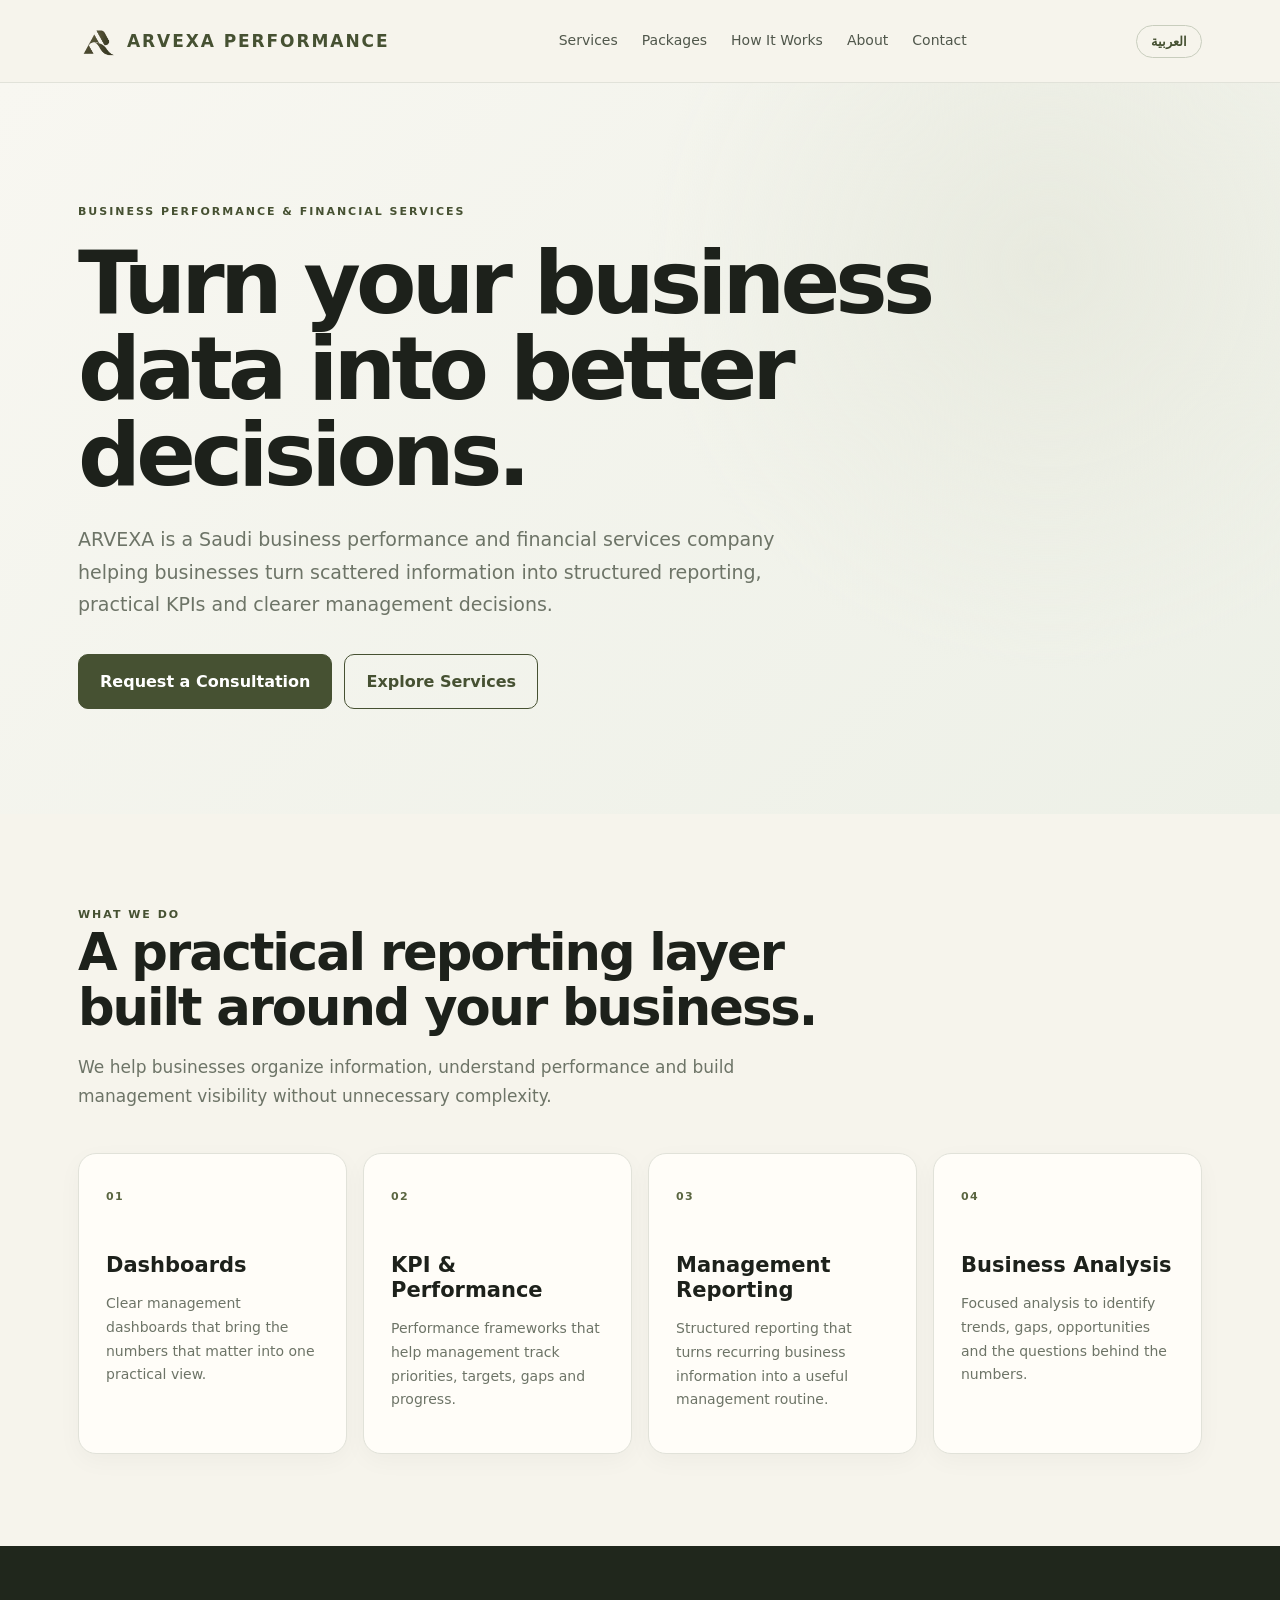
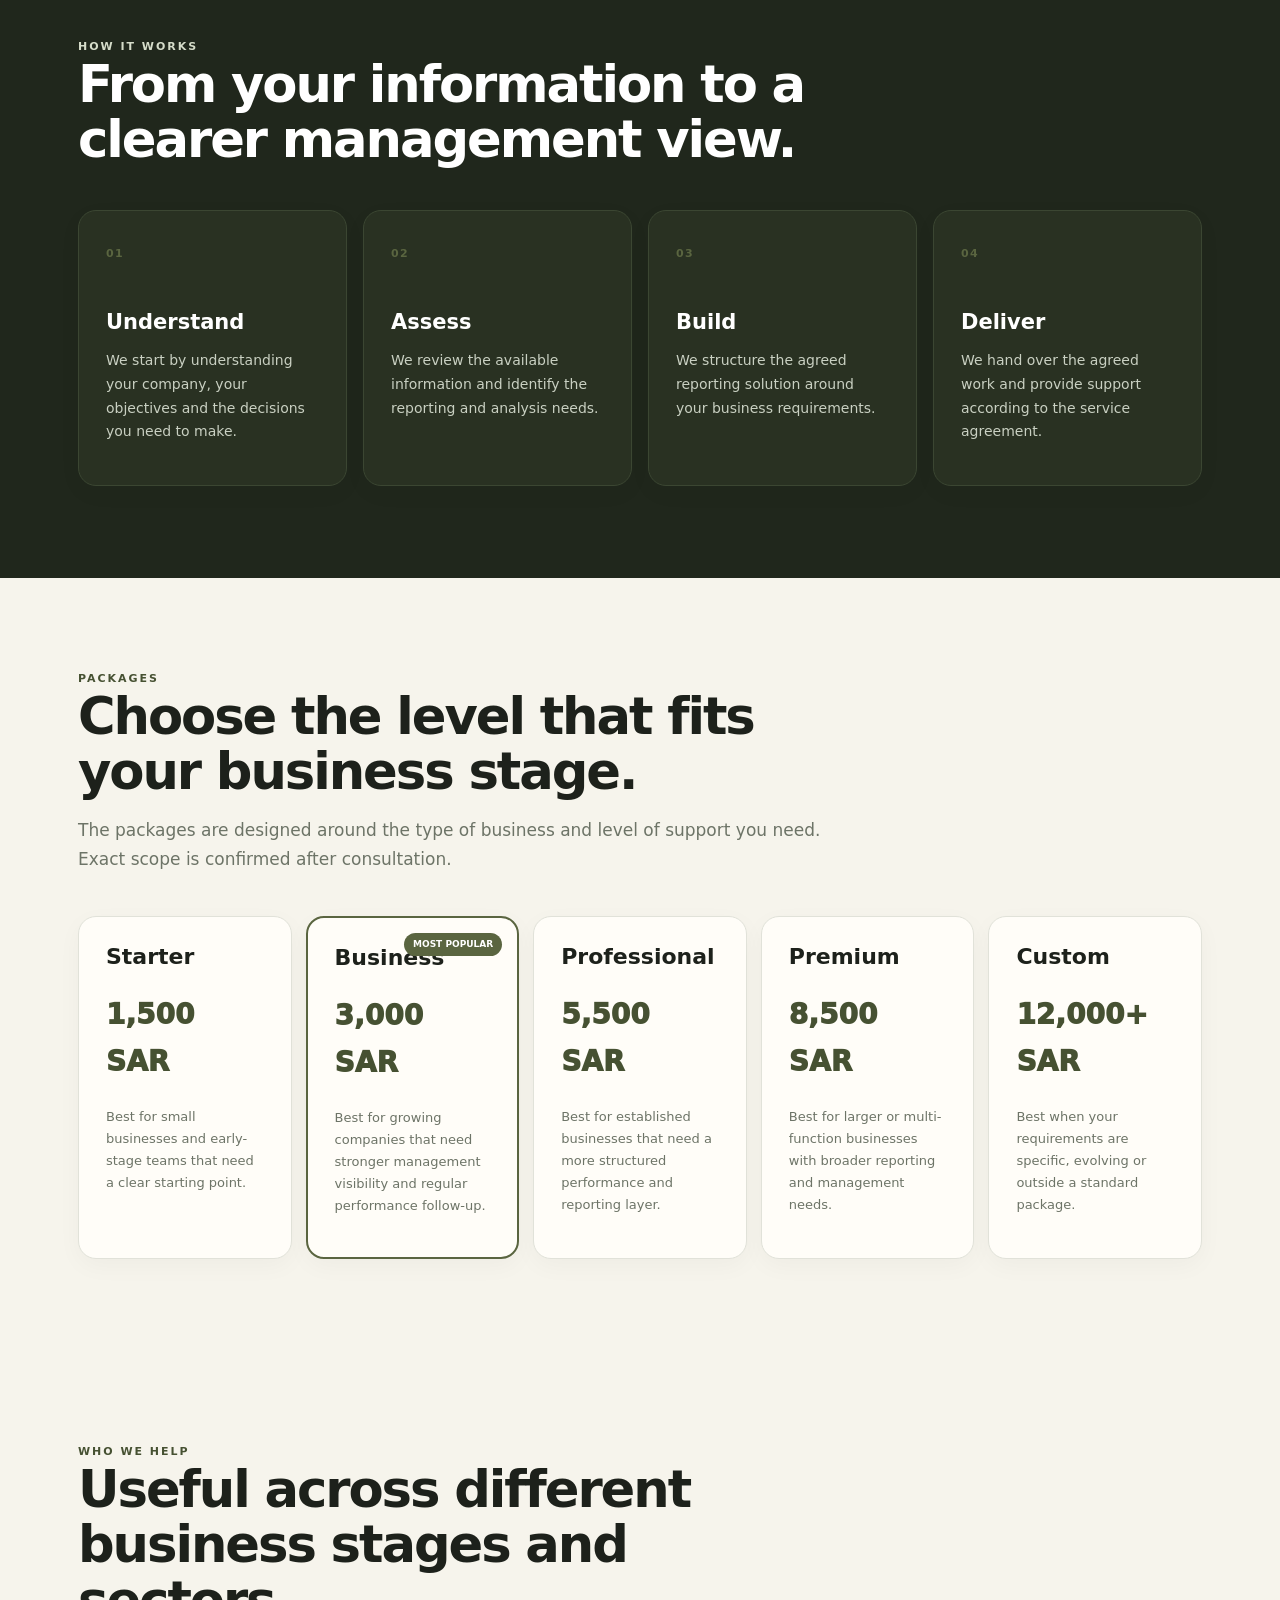
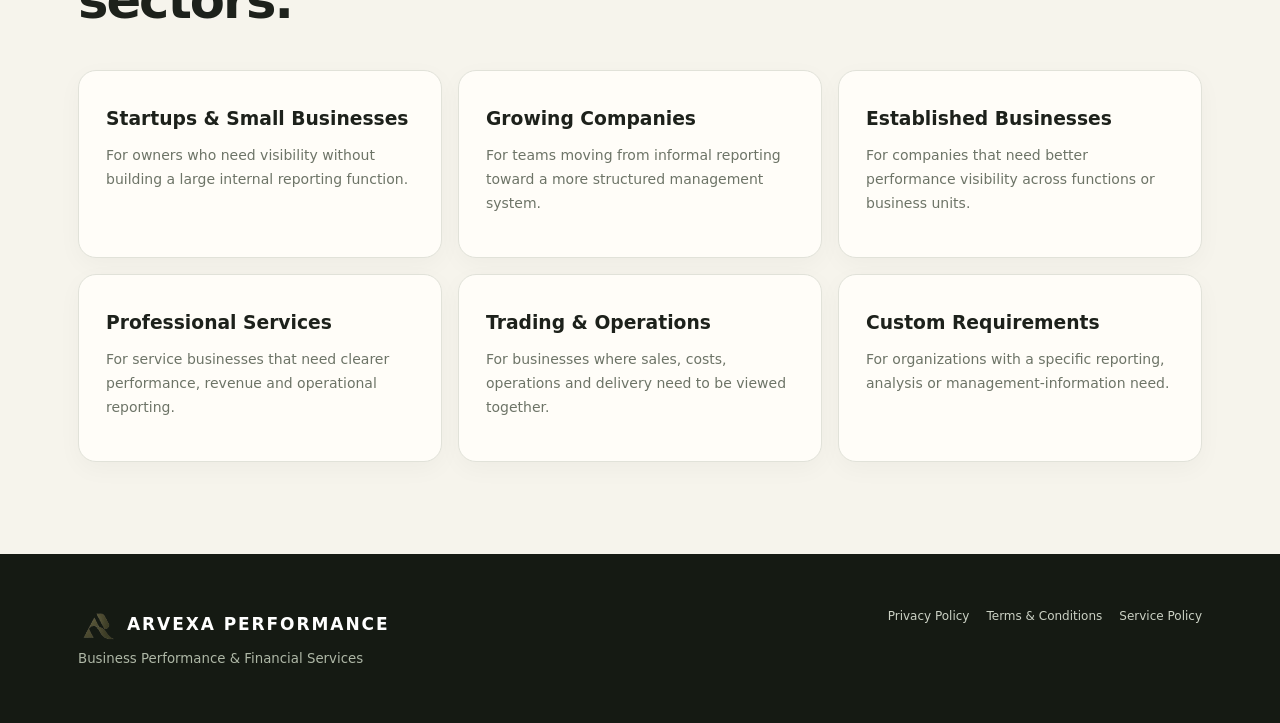
<file: index.html>
<!doctype html><html lang="en" dir="ltr"><head><meta charset="utf-8"><meta name="viewport" content="width=device-width,initial-scale=1"><title>ARVEXA Performance</title><meta name="description" content="ARVEXA is a Saudi business performance and financial services company providing dashboards, KPI systems, management reporting and business analysis."><link rel="stylesheet" href="styles.css"></head><body>
<header class="site-header"><div class="container nav"><a class="brand" href="index.html"><img src="assets/arvexa-monogram.png" alt="ARVEXA logo"><span>ARVEXA PERFORMANCE</span></a><nav class="nav-links"><a href="services.html" data-i18n="navServices">Services</a><a href="packages.html" data-i18n="navPackages">Packages</a><a href="how-it-works.html" data-i18n="navHow">How It Works</a><a href="about.html" data-i18n="navAbout">About</a><a href="contact.html" data-i18n="navContact">Contact</a></nav><button class="lang" data-lang onclick="toggleLang()">العربية</button><button class="menu" onclick="toggleMenu()">☰</button></div><div class="mobile-panel"><div class="container"><a href="services.html" data-i18n="navServices">Services</a><a href="packages.html" data-i18n="navPackages">Packages</a><a href="how-it-works.html" data-i18n="navHow">How It Works</a><a href="about.html" data-i18n="navAbout">About</a><a href="contact.html" data-i18n="navContact">Contact</a></div></div></header>
<main><section class="hero"><div class="container"><div class="eyebrow" data-i18n="heroEyebrow">BUSINESS PERFORMANCE & FINANCIAL SERVICES</div><h1 data-i18n="heroTitle">Turn your business data into better decisions.</h1><p data-i18n="heroText">ARVEXA is a Saudi business performance and financial services company helping businesses turn scattered information into structured reporting, practical KPIs and clearer management decisions.</p><div class="actions"><a class="btn primary" href="contact.html" data-i18n="cta">Request a Consultation</a><a class="btn secondary" href="services.html" data-i18n="explore">Explore Services</a></div></div></section>
<section><div class="container"><div class="section-head"><div class="eyebrow" data-i18n="servicesEyebrow">WHAT WE DO</div><h2 data-i18n="servicesTitle">A practical reporting layer built around your business.</h2><p data-i18n="servicesIntro">We help businesses organize information, understand performance and build management visibility without unnecessary complexity.</p></div><div class="grid4"><article class="service-card"><span class="num">01</span><h3 data-i18n="s1">Dashboards</h3><p data-i18n="s1p">Clear management dashboards that bring the numbers that matter into one practical view.</p></article><article class="service-card"><span class="num">02</span><h3 data-i18n="s2">KPI & Performance</h3><p data-i18n="s2p">Performance frameworks that help management track priorities, targets, gaps and progress.</p></article><article class="service-card"><span class="num">03</span><h3 data-i18n="s3">Management Reporting</h3><p data-i18n="s3p">Structured reporting that turns recurring business information into a useful management routine.</p></article><article class="service-card"><span class="num">04</span><h3 data-i18n="s4">Business Analysis</h3><p data-i18n="s4p">Focused analysis to identify trends, gaps, opportunities and the questions behind the numbers.</p></article></div></div></section>
<section class="olive-section"><div class="container"><div class="section-head"><div class="eyebrow" data-i18n="processEyebrow">HOW IT WORKS</div><h2 data-i18n="processTitle">From your information to a clearer management view.</h2></div><div class="grid4 steps"><article class="service-card"><span class="num">01</span><h3 data-i18n="p1">Understand</h3><p data-i18n="p1p">We start by understanding your company, your objectives and the decisions you need to make.</p></article><article class="service-card"><span class="num">02</span><h3 data-i18n="p2">Assess</h3><p data-i18n="p2p">We review the available information and identify the reporting and analysis needs.</p></article><article class="service-card"><span class="num">03</span><h3 data-i18n="p3">Build</h3><p data-i18n="p3p">We structure the agreed reporting solution around your business requirements.</p></article><article class="service-card"><span class="num">04</span><h3 data-i18n="p4">Deliver</h3><p data-i18n="p4p">We hand over the agreed work and provide support according to the service agreement.</p></article></div></div></section>
<section><div class="container"><div class="section-head"><div class="eyebrow" data-i18n="packagesEyebrow">PACKAGES</div><h2 data-i18n="packagesTitle">Choose the level that fits your business stage.</h2><p data-i18n="packagesIntro">The packages are designed around the type of business and level of support you need. Exact scope is confirmed after consultation.</p></div><div class="packages"><article class="package"><h3>Starter</h3><div class="price">1,500 SAR</div><p class="fit" data-i18n="starterFit">Best for small businesses and early-stage teams that need a clear starting point.</p></article><article class="package featured"><span class="badge" data-i18n="popular">MOST POPULAR</span><h3>Business</h3><div class="price">3,000 SAR</div><p class="fit" data-i18n="businessFit">Best for growing companies that need stronger management visibility and regular performance follow-up.</p></article><article class="package"><h3>Professional</h3><div class="price">5,500 SAR</div><p class="fit" data-i18n="professionalFit">Best for established businesses that need a more structured performance and reporting layer.</p></article><article class="package"><h3>Premium</h3><div class="price">8,500 SAR</div><p class="fit" data-i18n="premiumFit">Best for larger or multi-function businesses with broader reporting and management needs.</p></article><article class="package"><h3>Custom</h3><div class="price">12,000+ SAR</div><p class="fit" data-i18n="customFit">Best when your requirements are specific, evolving or outside a standard package.</p></article></div></div></section>
<section><div class="container"><div class="section-head"><div class="eyebrow" data-i18n="industriesEyebrow">WHO WE HELP</div><h2 data-i18n="industriesTitle">Useful across different business stages and sectors.</h2></div><div class="industries"><article class="industry-card"><h3 data-i18n="ind1">Startups & Small Businesses</h3><p data-i18n="ind1p">For owners who need visibility without building a large internal reporting function.</p></article><article class="industry-card"><h3 data-i18n="ind2">Growing Companies</h3><p data-i18n="ind2p">For teams moving from informal reporting toward a more structured management system.</p></article><article class="industry-card"><h3 data-i18n="ind3">Established Businesses</h3><p data-i18n="ind3p">For companies that need better performance visibility across functions or business units.</p></article><article class="industry-card"><h3 data-i18n="ind4">Professional Services</h3><p data-i18n="ind4p">For service businesses that need clearer performance, revenue and operational reporting.</p></article><article class="industry-card"><h3 data-i18n="ind5">Trading & Operations</h3><p data-i18n="ind5p">For businesses where sales, costs, operations and delivery need to be viewed together.</p></article><article class="industry-card"><h3 data-i18n="ind6">Custom Requirements</h3><p data-i18n="ind6p">For organizations with a specific reporting, analysis or management-information need.</p></article></div></div></section>
</main><footer><div class="container footer-grid"><div><div class="brand"><img src="assets/arvexa-monogram.png" alt="ARVEXA logo"><span style="color:#fff">ARVEXA PERFORMANCE</span></div><small data-i18n="footerDesc">Business Performance & Financial Services</small></div><div class="footer-links"><a href="privacy.html" data-i18n="privacy">Privacy Policy</a><a href="terms.html" data-i18n="terms">Terms & Conditions</a><a href="service-policy.html" data-i18n="service">Service Policy</a></div></div></footer><script src="site.js"></script></body></html>
</file>
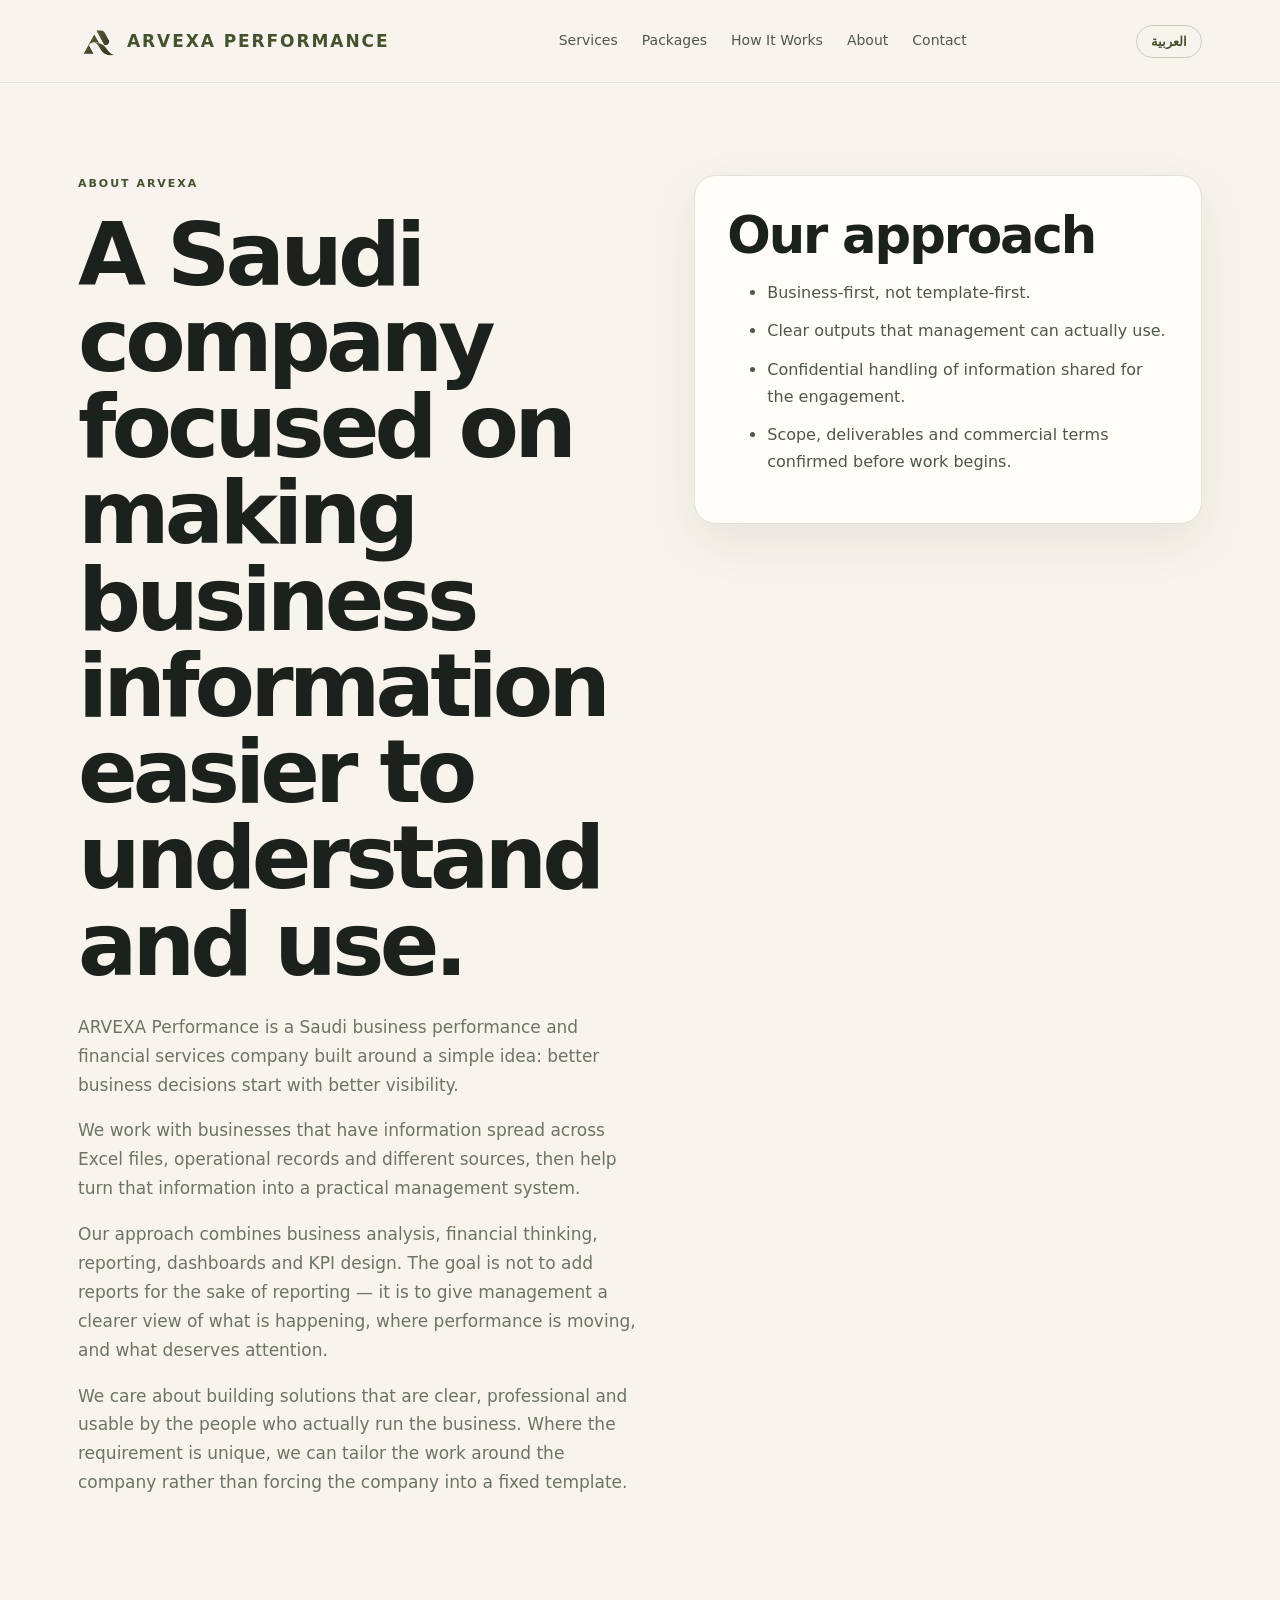
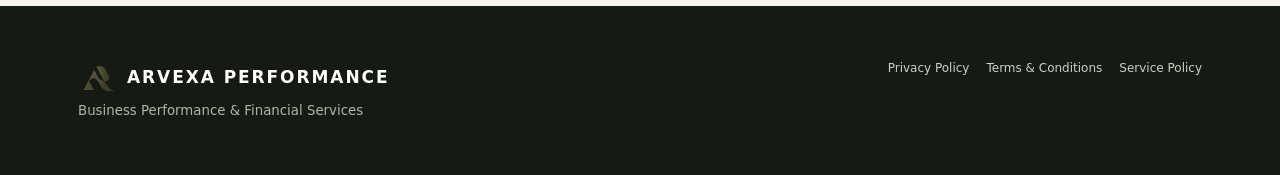
<file: about.html>
<!doctype html><html lang="en" dir="ltr"><head><meta charset="utf-8"><meta name="viewport" content="width=device-width,initial-scale=1"><title>ARVEXA Performance</title><link rel="stylesheet" href="styles.css"></head><body><header class="site-header"><div class="container nav"><a class="brand" href="index.html"><img src="assets/arvexa-monogram.png" alt="ARVEXA logo"><span>ARVEXA PERFORMANCE</span></a><nav class="nav-links"><a href="services.html" data-i18n="navServices">Services</a><a href="packages.html" data-i18n="navPackages">Packages</a><a href="how-it-works.html" data-i18n="navHow">How It Works</a><a href="about.html" data-i18n="navAbout">About</a><a href="contact.html" data-i18n="navContact">Contact</a></nav><button class="lang" data-lang onclick="toggleLang()">العربية</button><button class="menu" onclick="toggleMenu()">☰</button></div><div class="mobile-panel"><div class="container"><a href="services.html" data-i18n="navServices">Services</a><a href="packages.html" data-i18n="navPackages">Packages</a><a href="how-it-works.html" data-i18n="navHow">How It Works</a><a href="about.html" data-i18n="navAbout">About</a><a href="contact.html" data-i18n="navContact">Contact</a></div></div></header><main><section><div class="container about"><div class="about-copy"><div class="eyebrow" data-i18n="aboutEyebrow">ABOUT ARVEXA</div><h1 data-i18n="aboutTitle">A Saudi company focused on making business information easier to understand and use.</h1><p data-i18n="about1">ARVEXA Performance is a Saudi business performance and financial services company built around a simple idea: better business decisions start with better visibility.</p><p data-i18n="about2">We work with businesses that have information spread across Excel files, operational records and different sources, then help turn that information into a practical management system.</p><p data-i18n="about3">Our approach combines business analysis, financial thinking, reporting, dashboards and KPI design. The goal is not to add reports for the sake of reporting — it is to give management a clearer view of what is happening, where performance is moving, and what deserves attention.</p><p data-i18n="about4">We care about building solutions that are clear, professional and usable by the people who actually run the business. Where the requirement is unique, we can tailor the work around the company rather than forcing the company into a fixed template.</p></div><aside class="promise"><h2 data-i18n="promise">Our approach</h2><ul><li data-i18n="promise1">Business-first, not template-first.</li><li data-i18n="promise2">Clear outputs that management can actually use.</li><li data-i18n="promise3">Confidential handling of information shared for the engagement.</li><li data-i18n="promise4">Scope, deliverables and commercial terms confirmed before work begins.</li></ul></aside></div></section></main><footer><div class="container footer-grid"><div><div class="brand"><img src="assets/arvexa-monogram.png" alt="ARVEXA logo"><span style="color:#fff">ARVEXA PERFORMANCE</span></div><small data-i18n="footerDesc">Business Performance & Financial Services</small></div><div class="footer-links"><a href="privacy.html" data-i18n="privacy">Privacy Policy</a><a href="terms.html" data-i18n="terms">Terms & Conditions</a><a href="service-policy.html" data-i18n="service">Service Policy</a></div></div></footer><script src="site.js"></script></body></html>
</file>
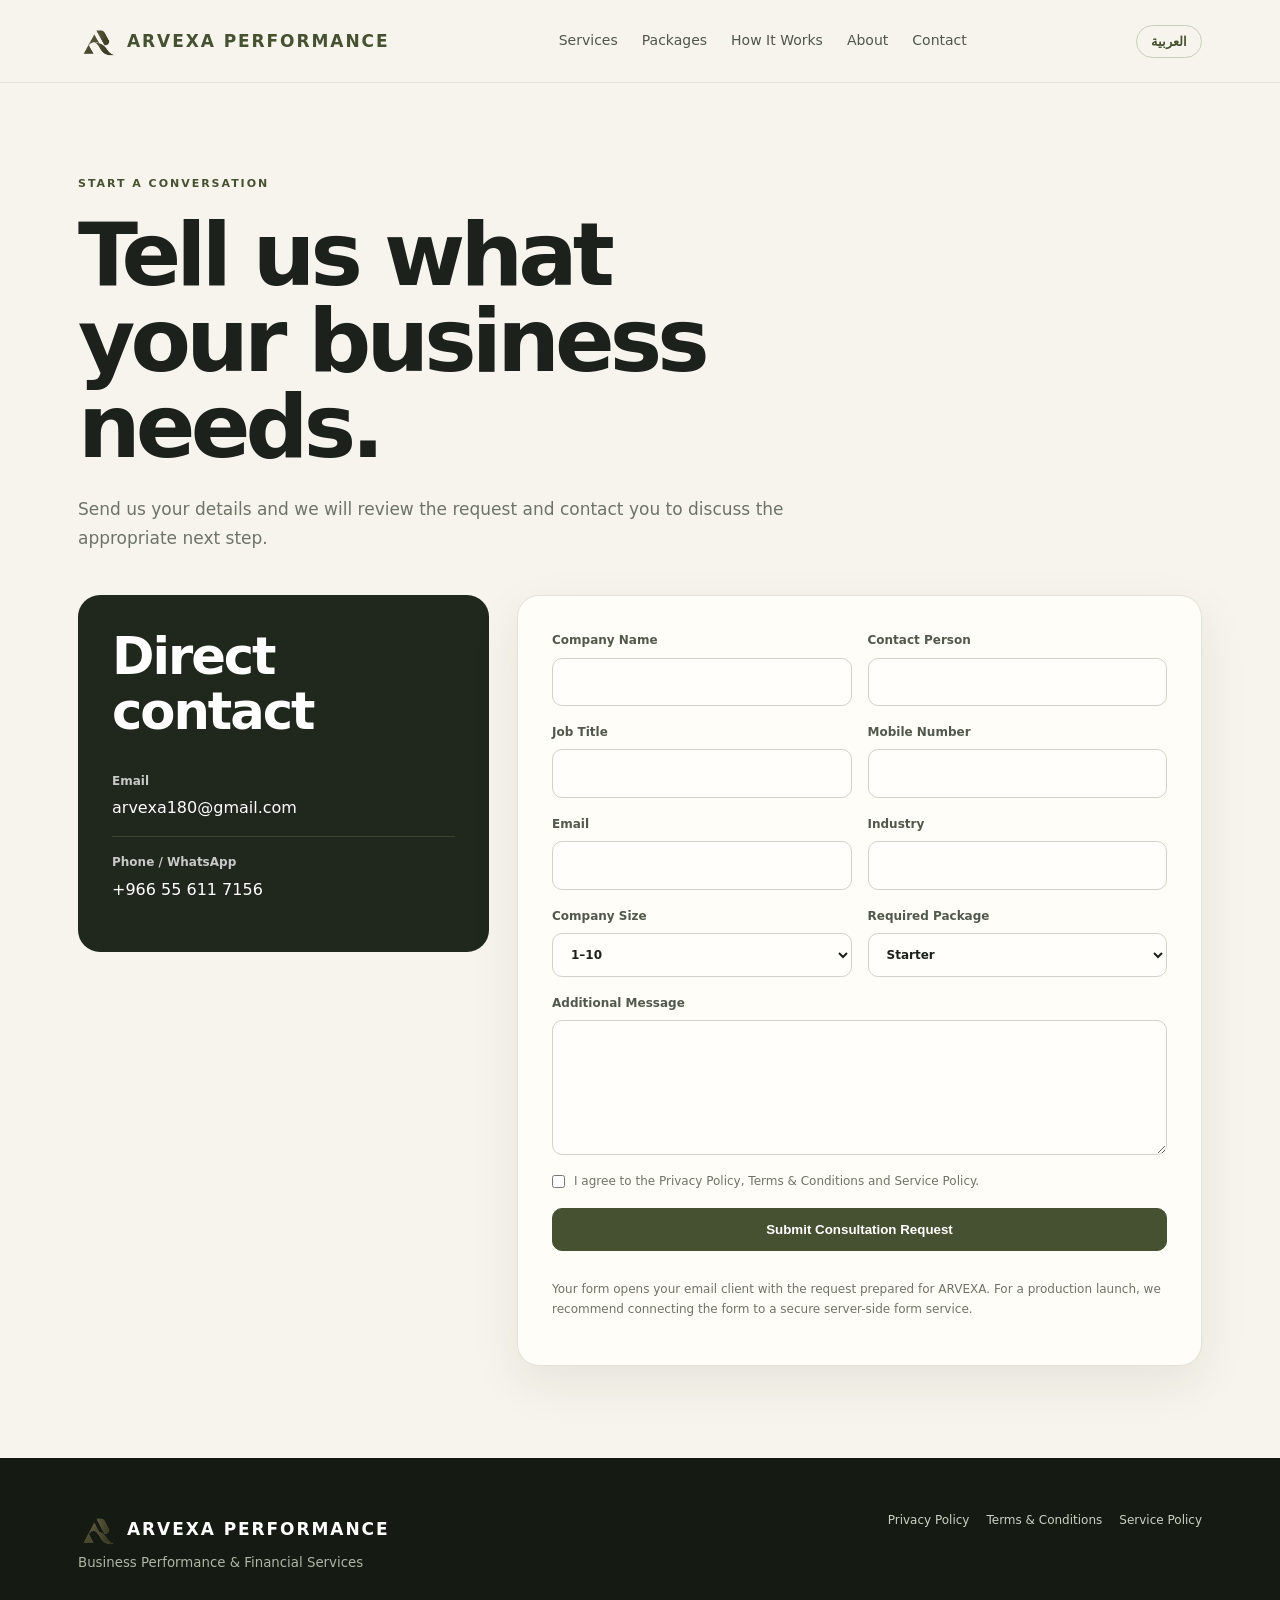
<file: contact.html>
<!doctype html><html lang="en" dir="ltr"><head><meta charset="utf-8"><meta name="viewport" content="width=device-width,initial-scale=1"><title>ARVEXA Performance</title><link rel="stylesheet" href="styles.css"></head><body><header class="site-header"><div class="container nav"><a class="brand" href="index.html"><img src="assets/arvexa-monogram.png" alt="ARVEXA logo"><span>ARVEXA PERFORMANCE</span></a><nav class="nav-links"><a href="services.html" data-i18n="navServices">Services</a><a href="packages.html" data-i18n="navPackages">Packages</a><a href="how-it-works.html" data-i18n="navHow">How It Works</a><a href="about.html" data-i18n="navAbout">About</a><a href="contact.html" data-i18n="navContact">Contact</a></nav><button class="lang" data-lang onclick="toggleLang()">العربية</button><button class="menu" onclick="toggleMenu()">☰</button></div><div class="mobile-panel"><div class="container"><a href="services.html" data-i18n="navServices">Services</a><a href="packages.html" data-i18n="navPackages">Packages</a><a href="how-it-works.html" data-i18n="navHow">How It Works</a><a href="about.html" data-i18n="navAbout">About</a><a href="contact.html" data-i18n="navContact">Contact</a></div></div></header><main><section><div class="container"><div class="section-head"><div class="eyebrow" data-i18n="contactEyebrow">START A CONVERSATION</div><h1 data-i18n="contactTitle">Tell us what your business needs.</h1><p class="lead" data-i18n="contactText">Send us your details and we will review the request and contact you to discuss the appropriate next step.</p></div><div class="contact-wrap"><aside class="contact-info"><h2 data-i18n="contactDirect">Direct contact</h2><div class="contact-item"><strong data-i18n="emailLabel">Email</strong><a href="mailto:arvexa180@gmail.com">arvexa180@gmail.com</a></div><div class="contact-item"><strong data-i18n="phoneLabel">Phone / WhatsApp</strong><a href="https://wa.me/966556117156" target="_blank" rel="noopener">+966 55 611 7156</a></div></aside><form id="leadForm"><label><span data-i18n="company">Company Name</span><input name="company" required></label><label><span data-i18n="person">Contact Person</span><input name="person" required></label><label><span data-i18n="job">Job Title</span><input name="job" required></label><label><span data-i18n="phone">Mobile Number</span><input name="phone" type="tel" required></label><label><span data-i18n="email">Email</span><input name="email" type="email" required></label><label><span data-i18n="industry">Industry</span><input name="industry"></label><label><span data-i18n="size">Company Size</span><select name="size"><option>1–10</option><option>11–50</option><option>51–200</option><option>201–500</option><option>500+</option></select></label><label><span data-i18n="package">Required Package</span><select name="package"><option>Starter</option><option>Business</option><option>Professional</option><option>Premium</option><option>Custom</option></select></label><label class="full"><span data-i18n="message">Additional Message</span><textarea name="message"></textarea></label><label class="full check"><input type="checkbox" required><span data-i18n="consent">I agree to the Privacy Policy, Terms & Conditions and Service Policy.</span></label><button class="btn primary full" type="submit" data-i18n="submit">Submit Consultation Request</button><p class="notice full">Your form opens your email client with the request prepared for ARVEXA. For a production launch, we recommend connecting the form to a secure server-side form service.</p></form></div></div></section></main><footer><div class="container footer-grid"><div><div class="brand"><img src="assets/arvexa-monogram.png" alt="ARVEXA logo"><span style="color:#fff">ARVEXA PERFORMANCE</span></div><small data-i18n="footerDesc">Business Performance & Financial Services</small></div><div class="footer-links"><a href="privacy.html" data-i18n="privacy">Privacy Policy</a><a href="terms.html" data-i18n="terms">Terms & Conditions</a><a href="service-policy.html" data-i18n="service">Service Policy</a></div></div></footer><script src="site.js"></script></body></html>
</file>
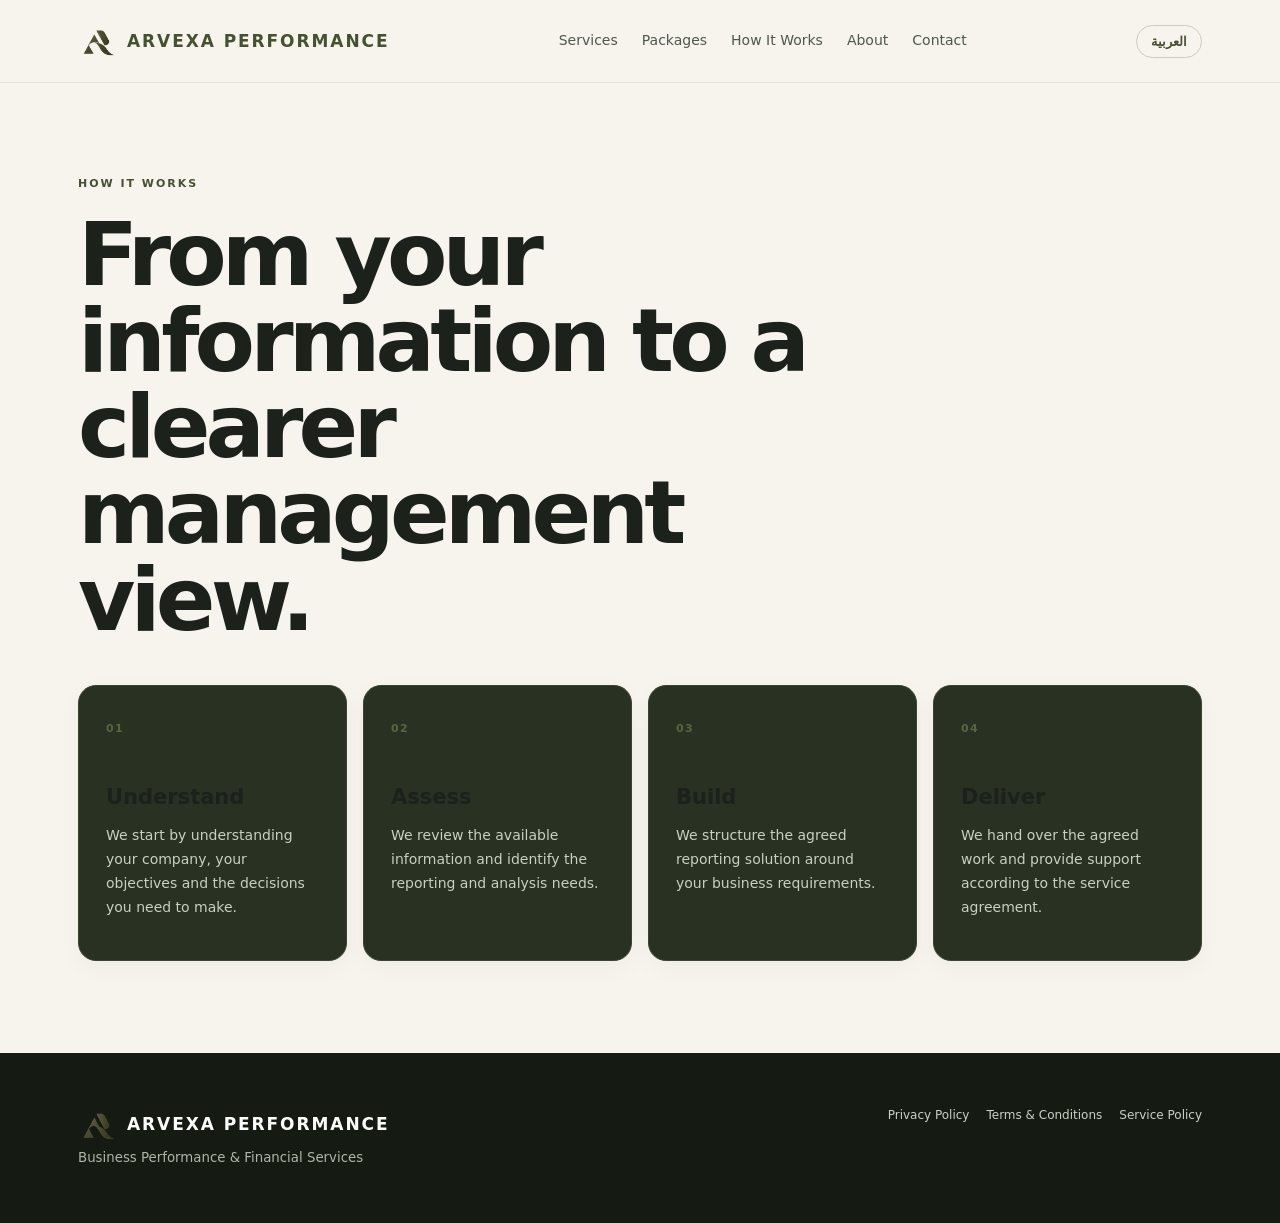
<file: how-it-works.html>
<!doctype html><html lang="en" dir="ltr"><head><meta charset="utf-8"><meta name="viewport" content="width=device-width,initial-scale=1"><title>ARVEXA Performance</title><link rel="stylesheet" href="styles.css"></head><body><header class="site-header"><div class="container nav"><a class="brand" href="index.html"><img src="assets/arvexa-monogram.png" alt="ARVEXA logo"><span>ARVEXA PERFORMANCE</span></a><nav class="nav-links"><a href="services.html" data-i18n="navServices">Services</a><a href="packages.html" data-i18n="navPackages">Packages</a><a href="how-it-works.html" data-i18n="navHow">How It Works</a><a href="about.html" data-i18n="navAbout">About</a><a href="contact.html" data-i18n="navContact">Contact</a></nav><button class="lang" data-lang onclick="toggleLang()">العربية</button><button class="menu" onclick="toggleMenu()">☰</button></div><div class="mobile-panel"><div class="container"><a href="services.html" data-i18n="navServices">Services</a><a href="packages.html" data-i18n="navPackages">Packages</a><a href="how-it-works.html" data-i18n="navHow">How It Works</a><a href="about.html" data-i18n="navAbout">About</a><a href="contact.html" data-i18n="navContact">Contact</a></div></div></header><main><section><div class="container"><div class="section-head"><div class="eyebrow" data-i18n="processEyebrow">HOW IT WORKS</div><h1 data-i18n="processTitle">From your information to a clearer management view.</h1></div><div class="grid4 steps"><article class="service-card"><span class="num">01</span><h3 data-i18n="p1">Understand</h3><p data-i18n="p1p">We start by understanding your company, your objectives and the decisions you need to make.</p></article><article class="service-card"><span class="num">02</span><h3 data-i18n="p2">Assess</h3><p data-i18n="p2p">We review the available information and identify the reporting and analysis needs.</p></article><article class="service-card"><span class="num">03</span><h3 data-i18n="p3">Build</h3><p data-i18n="p3p">We structure the agreed reporting solution around your business requirements.</p></article><article class="service-card"><span class="num">04</span><h3 data-i18n="p4">Deliver</h3><p data-i18n="p4p">We hand over the agreed work and provide support according to the service agreement.</p></article></div></div></section></main><footer><div class="container footer-grid"><div><div class="brand"><img src="assets/arvexa-monogram.png" alt="ARVEXA logo"><span style="color:#fff">ARVEXA PERFORMANCE</span></div><small data-i18n="footerDesc">Business Performance & Financial Services</small></div><div class="footer-links"><a href="privacy.html" data-i18n="privacy">Privacy Policy</a><a href="terms.html" data-i18n="terms">Terms & Conditions</a><a href="service-policy.html" data-i18n="service">Service Policy</a></div></div></footer><script src="site.js"></script></body></html>
</file>
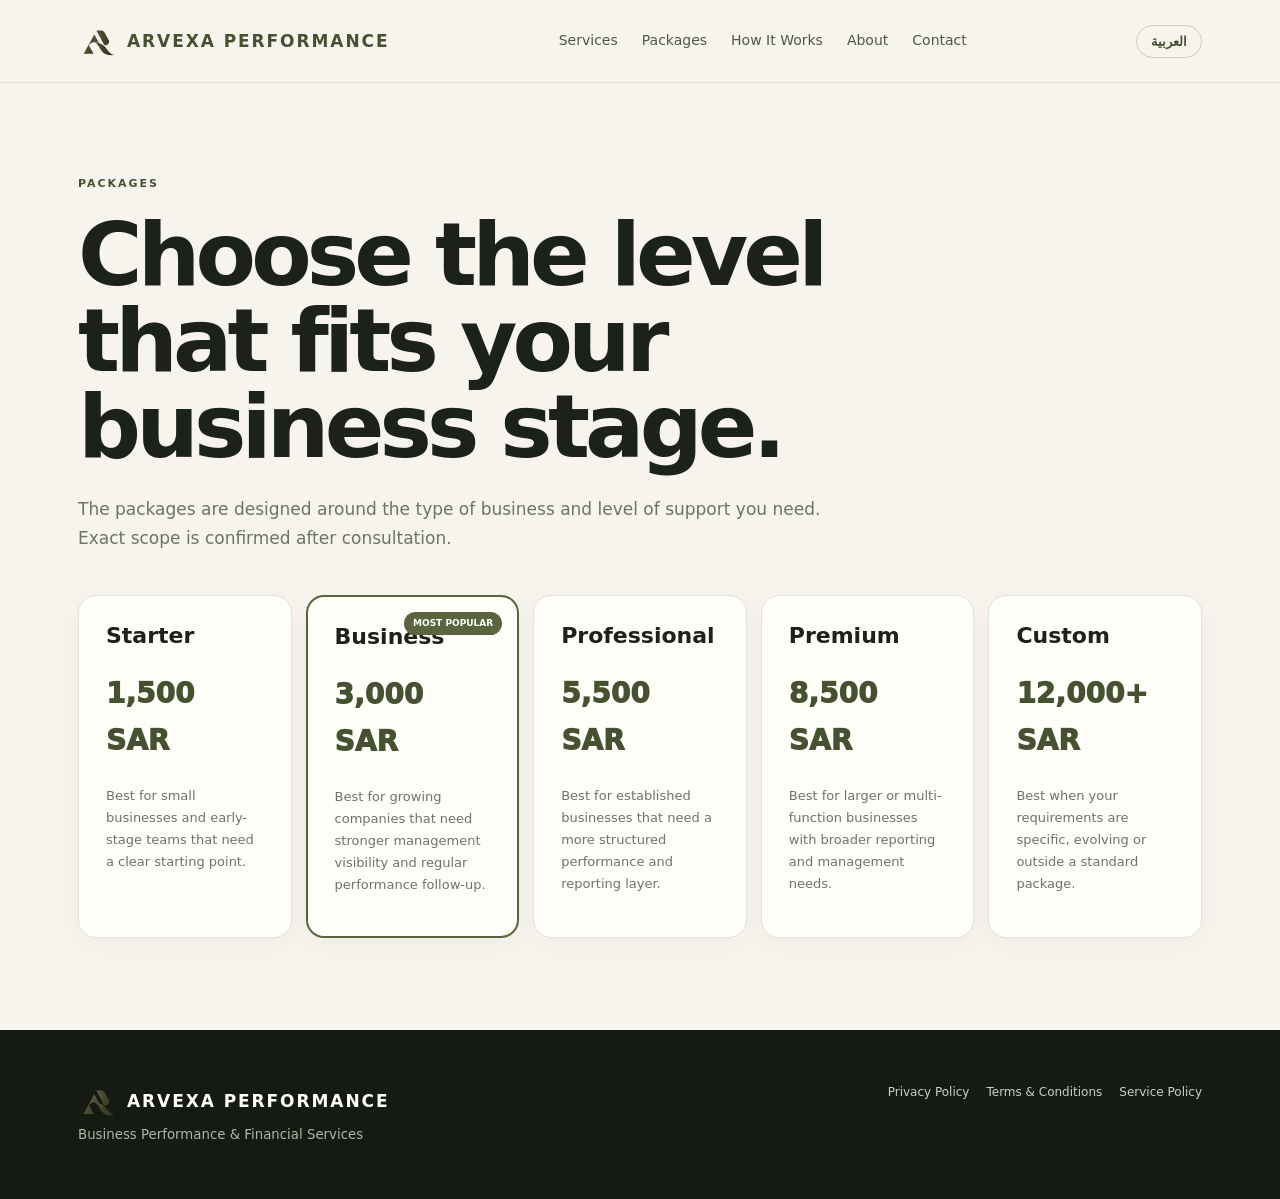
<file: packages.html>
<!doctype html><html lang="en" dir="ltr"><head><meta charset="utf-8"><meta name="viewport" content="width=device-width,initial-scale=1"><title>ARVEXA Performance</title><link rel="stylesheet" href="styles.css"></head><body><header class="site-header"><div class="container nav"><a class="brand" href="index.html"><img src="assets/arvexa-monogram.png" alt="ARVEXA logo"><span>ARVEXA PERFORMANCE</span></a><nav class="nav-links"><a href="services.html" data-i18n="navServices">Services</a><a href="packages.html" data-i18n="navPackages">Packages</a><a href="how-it-works.html" data-i18n="navHow">How It Works</a><a href="about.html" data-i18n="navAbout">About</a><a href="contact.html" data-i18n="navContact">Contact</a></nav><button class="lang" data-lang onclick="toggleLang()">العربية</button><button class="menu" onclick="toggleMenu()">☰</button></div><div class="mobile-panel"><div class="container"><a href="services.html" data-i18n="navServices">Services</a><a href="packages.html" data-i18n="navPackages">Packages</a><a href="how-it-works.html" data-i18n="navHow">How It Works</a><a href="about.html" data-i18n="navAbout">About</a><a href="contact.html" data-i18n="navContact">Contact</a></div></div></header><main><section><div class="container"><div class="section-head"><div class="eyebrow" data-i18n="packagesEyebrow">PACKAGES</div><h1 data-i18n="packagesTitle">Choose the level that fits your business stage.</h1><p class="lead" data-i18n="packagesIntro">The packages are designed around the type of business and level of support you need. Exact scope is confirmed after consultation.</p></div><div class="packages"><article class="package"><h3>Starter</h3><div class="price">1,500 SAR</div><p class="fit" data-i18n="starterFit">Best for small businesses and early-stage teams that need a clear starting point.</p></article><article class="package featured"><span class="badge" data-i18n="popular">MOST POPULAR</span><h3>Business</h3><div class="price">3,000 SAR</div><p class="fit" data-i18n="businessFit">Best for growing companies that need stronger management visibility and regular performance follow-up.</p></article><article class="package"><h3>Professional</h3><div class="price">5,500 SAR</div><p class="fit" data-i18n="professionalFit">Best for established businesses that need a more structured performance and reporting layer.</p></article><article class="package"><h3>Premium</h3><div class="price">8,500 SAR</div><p class="fit" data-i18n="premiumFit">Best for larger or multi-function businesses with broader reporting and management needs.</p></article><article class="package"><h3>Custom</h3><div class="price">12,000+ SAR</div><p class="fit" data-i18n="customFit">Best when your requirements are specific, evolving or outside a standard package.</p></article></div></div></section></main><footer><div class="container footer-grid"><div><div class="brand"><img src="assets/arvexa-monogram.png" alt="ARVEXA logo"><span style="color:#fff">ARVEXA PERFORMANCE</span></div><small data-i18n="footerDesc">Business Performance & Financial Services</small></div><div class="footer-links"><a href="privacy.html" data-i18n="privacy">Privacy Policy</a><a href="terms.html" data-i18n="terms">Terms & Conditions</a><a href="service-policy.html" data-i18n="service">Service Policy</a></div></div></footer><script src="site.js"></script></body></html>
</file>
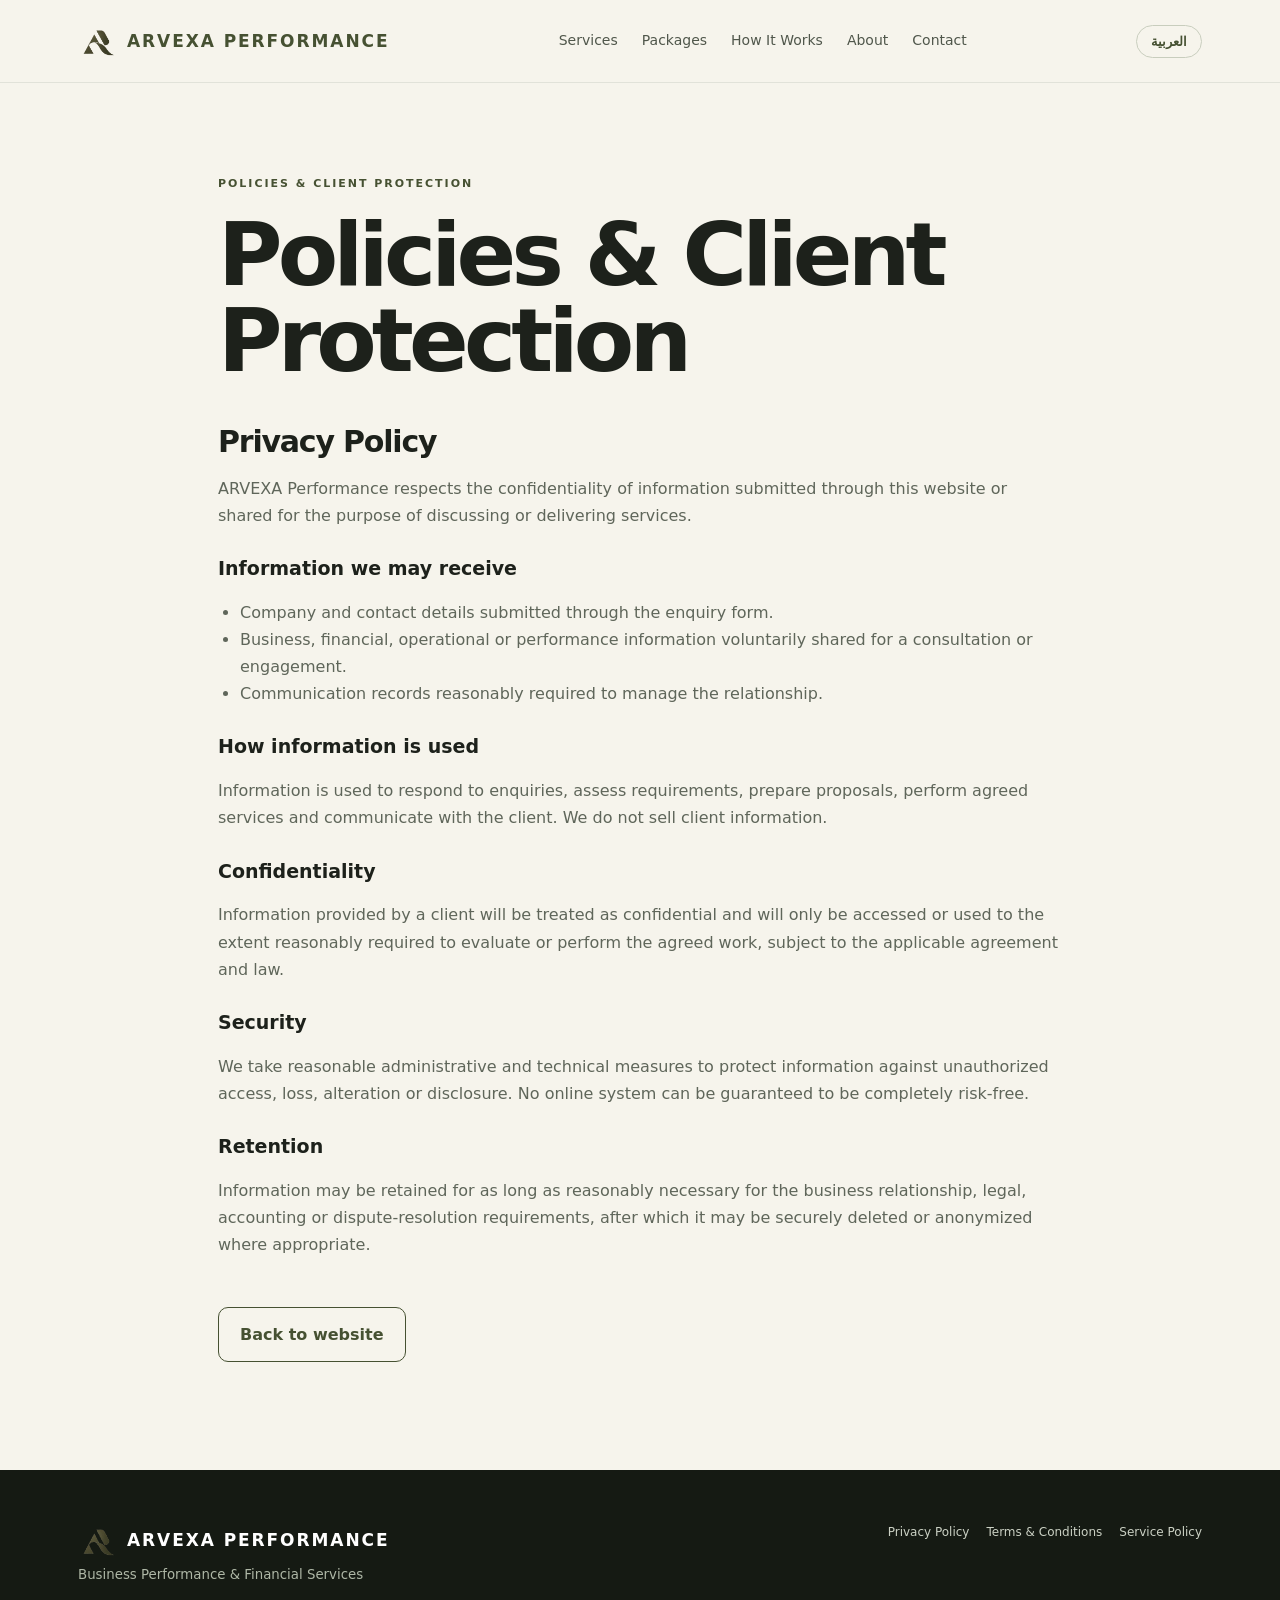
<file: privacy.html>
<!doctype html><html lang="en" dir="ltr"><head><meta charset="utf-8"><meta name="viewport" content="width=device-width,initial-scale=1"><title>ARVEXA Performance</title><link rel="stylesheet" href="styles.css"></head><body><header class="site-header"><div class="container nav"><a class="brand" href="index.html"><img src="assets/arvexa-monogram.png" alt="ARVEXA logo"><span>ARVEXA PERFORMANCE</span></a><nav class="nav-links"><a href="services.html" data-i18n="navServices">Services</a><a href="packages.html" data-i18n="navPackages">Packages</a><a href="how-it-works.html" data-i18n="navHow">How It Works</a><a href="about.html" data-i18n="navAbout">About</a><a href="contact.html" data-i18n="navContact">Contact</a></nav><button class="lang" data-lang onclick="toggleLang()">العربية</button><button class="menu" onclick="toggleMenu()">☰</button></div><div class="mobile-panel"><div class="container"><a href="services.html" data-i18n="navServices">Services</a><a href="packages.html" data-i18n="navPackages">Packages</a><a href="how-it-works.html" data-i18n="navHow">How It Works</a><a href="about.html" data-i18n="navAbout">About</a><a href="contact.html" data-i18n="navContact">Contact</a></div></div></header><main><section><div class="container policy"><div class="eyebrow" data-i18n="policyTitle">Policies & Client Protection</div><h1 data-i18n="policyTitle">Policies & Client Protection</h1><h2>Privacy Policy</h2><p>ARVEXA Performance respects the confidentiality of information submitted through this website or shared for the purpose of discussing or delivering services.</p><h3>Information we may receive</h3><ul><li>Company and contact details submitted through the enquiry form.</li><li>Business, financial, operational or performance information voluntarily shared for a consultation or engagement.</li><li>Communication records reasonably required to manage the relationship.</li></ul><h3>How information is used</h3><p>Information is used to respond to enquiries, assess requirements, prepare proposals, perform agreed services and communicate with the client. We do not sell client information.</p><h3>Confidentiality</h3><p>Information provided by a client will be treated as confidential and will only be accessed or used to the extent reasonably required to evaluate or perform the agreed work, subject to the applicable agreement and law.</p><h3>Security</h3><p>We take reasonable administrative and technical measures to protect information against unauthorized access, loss, alteration or disclosure. No online system can be guaranteed to be completely risk-free.</p><h3>Retention</h3><p>Information may be retained for as long as reasonably necessary for the business relationship, legal, accounting or dispute-resolution requirements, after which it may be securely deleted or anonymized where appropriate.</p><p style="margin-top:48px"><a class="btn secondary" href="index.html" data-i18n="back">Back to website</a></p></div></section></main><footer><div class="container footer-grid"><div><div class="brand"><img src="assets/arvexa-monogram.png" alt="ARVEXA logo"><span style="color:#fff">ARVEXA PERFORMANCE</span></div><small data-i18n="footerDesc">Business Performance & Financial Services</small></div><div class="footer-links"><a href="privacy.html" data-i18n="privacy">Privacy Policy</a><a href="terms.html" data-i18n="terms">Terms & Conditions</a><a href="service-policy.html" data-i18n="service">Service Policy</a></div></div></footer><script src="site.js"></script></body></html>
</file>
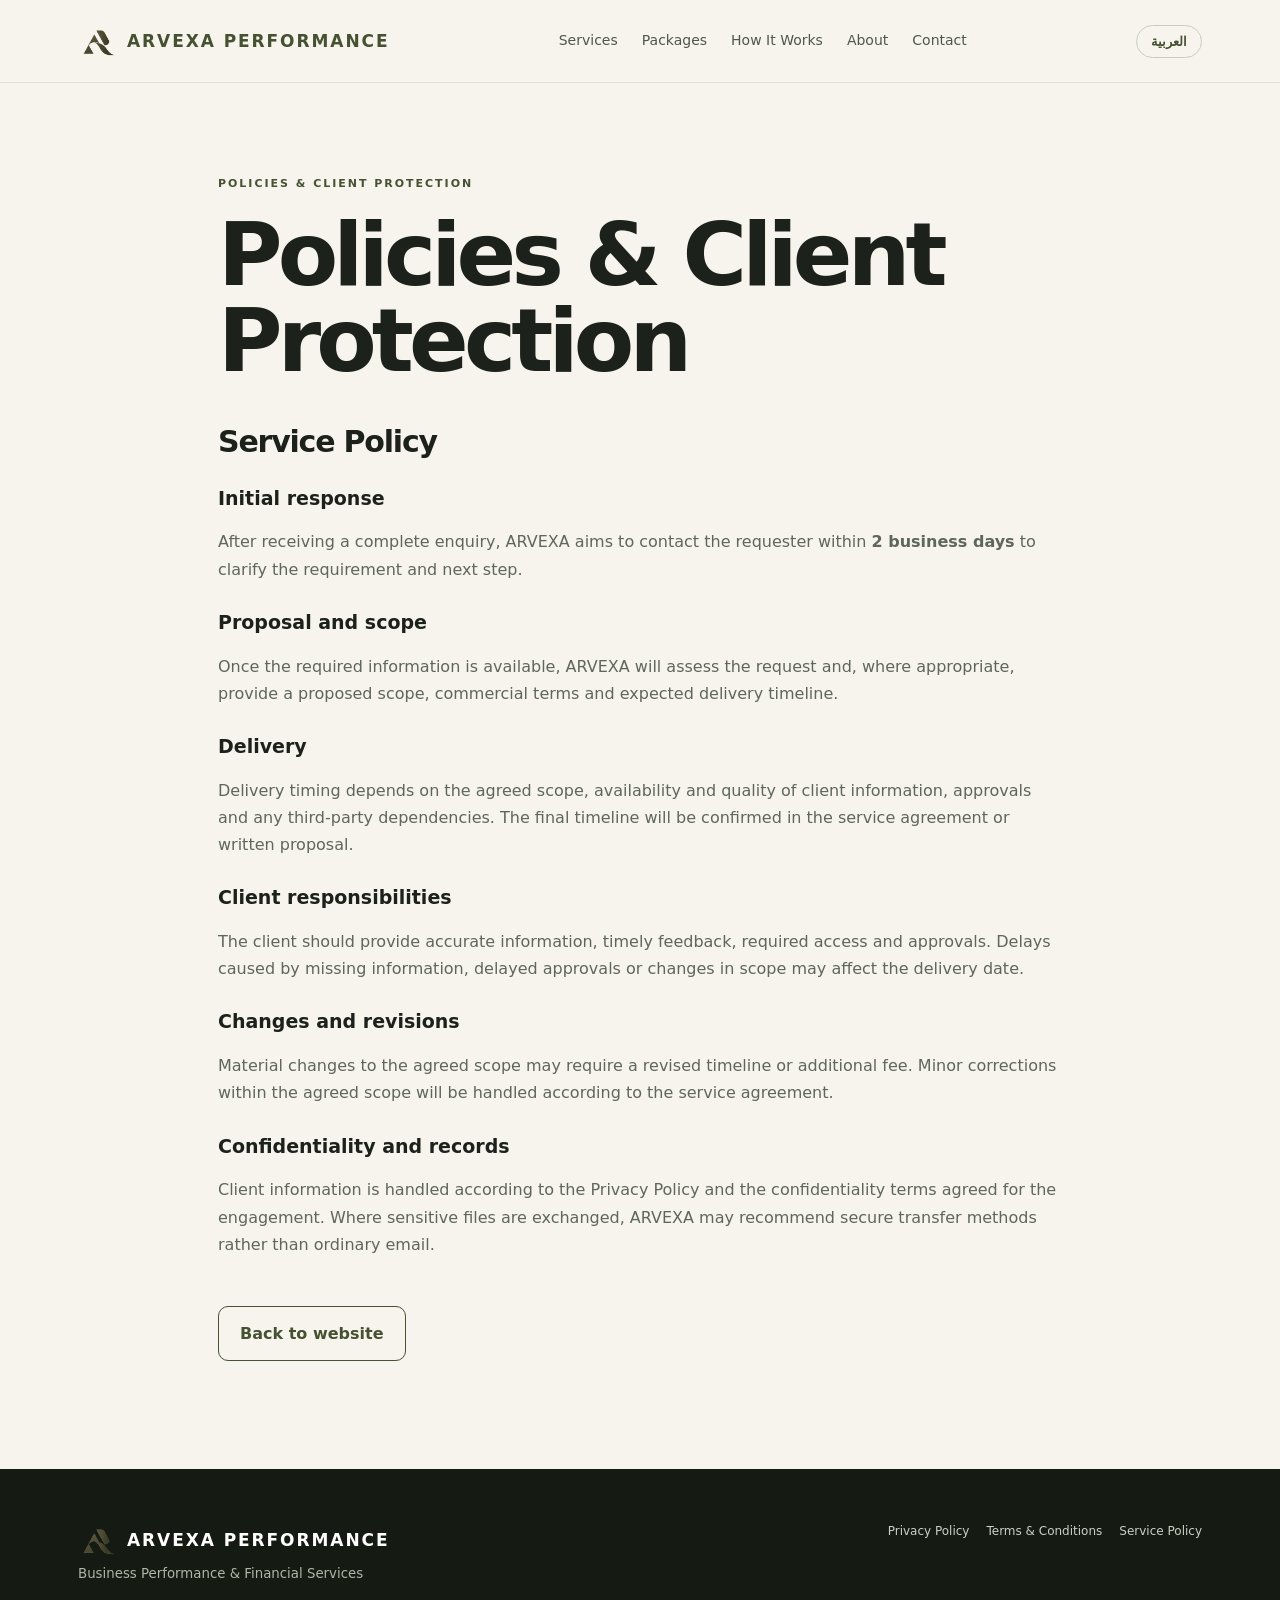
<file: service-policy.html>
<!doctype html><html lang="en" dir="ltr"><head><meta charset="utf-8"><meta name="viewport" content="width=device-width,initial-scale=1"><title>ARVEXA Performance</title><link rel="stylesheet" href="styles.css"></head><body><header class="site-header"><div class="container nav"><a class="brand" href="index.html"><img src="assets/arvexa-monogram.png" alt="ARVEXA logo"><span>ARVEXA PERFORMANCE</span></a><nav class="nav-links"><a href="services.html" data-i18n="navServices">Services</a><a href="packages.html" data-i18n="navPackages">Packages</a><a href="how-it-works.html" data-i18n="navHow">How It Works</a><a href="about.html" data-i18n="navAbout">About</a><a href="contact.html" data-i18n="navContact">Contact</a></nav><button class="lang" data-lang onclick="toggleLang()">العربية</button><button class="menu" onclick="toggleMenu()">☰</button></div><div class="mobile-panel"><div class="container"><a href="services.html" data-i18n="navServices">Services</a><a href="packages.html" data-i18n="navPackages">Packages</a><a href="how-it-works.html" data-i18n="navHow">How It Works</a><a href="about.html" data-i18n="navAbout">About</a><a href="contact.html" data-i18n="navContact">Contact</a></div></div></header><main><section><div class="container policy"><div class="eyebrow" data-i18n="policyTitle">Policies & Client Protection</div><h1 data-i18n="policyTitle">Policies & Client Protection</h1><h2>Service Policy</h2><h3>Initial response</h3><p>After receiving a complete enquiry, ARVEXA aims to contact the requester within <strong>2 business days</strong> to clarify the requirement and next step.</p><h3>Proposal and scope</h3><p>Once the required information is available, ARVEXA will assess the request and, where appropriate, provide a proposed scope, commercial terms and expected delivery timeline.</p><h3>Delivery</h3><p>Delivery timing depends on the agreed scope, availability and quality of client information, approvals and any third-party dependencies. The final timeline will be confirmed in the service agreement or written proposal.</p><h3>Client responsibilities</h3><p>The client should provide accurate information, timely feedback, required access and approvals. Delays caused by missing information, delayed approvals or changes in scope may affect the delivery date.</p><h3>Changes and revisions</h3><p>Material changes to the agreed scope may require a revised timeline or additional fee. Minor corrections within the agreed scope will be handled according to the service agreement.</p><h3>Confidentiality and records</h3><p>Client information is handled according to the Privacy Policy and the confidentiality terms agreed for the engagement. Where sensitive files are exchanged, ARVEXA may recommend secure transfer methods rather than ordinary email.</p><p style="margin-top:48px"><a class="btn secondary" href="index.html" data-i18n="back">Back to website</a></p></div></section></main><footer><div class="container footer-grid"><div><div class="brand"><img src="assets/arvexa-monogram.png" alt="ARVEXA logo"><span style="color:#fff">ARVEXA PERFORMANCE</span></div><small data-i18n="footerDesc">Business Performance & Financial Services</small></div><div class="footer-links"><a href="privacy.html" data-i18n="privacy">Privacy Policy</a><a href="terms.html" data-i18n="terms">Terms & Conditions</a><a href="service-policy.html" data-i18n="service">Service Policy</a></div></div></footer><script src="site.js"></script></body></html>
</file>
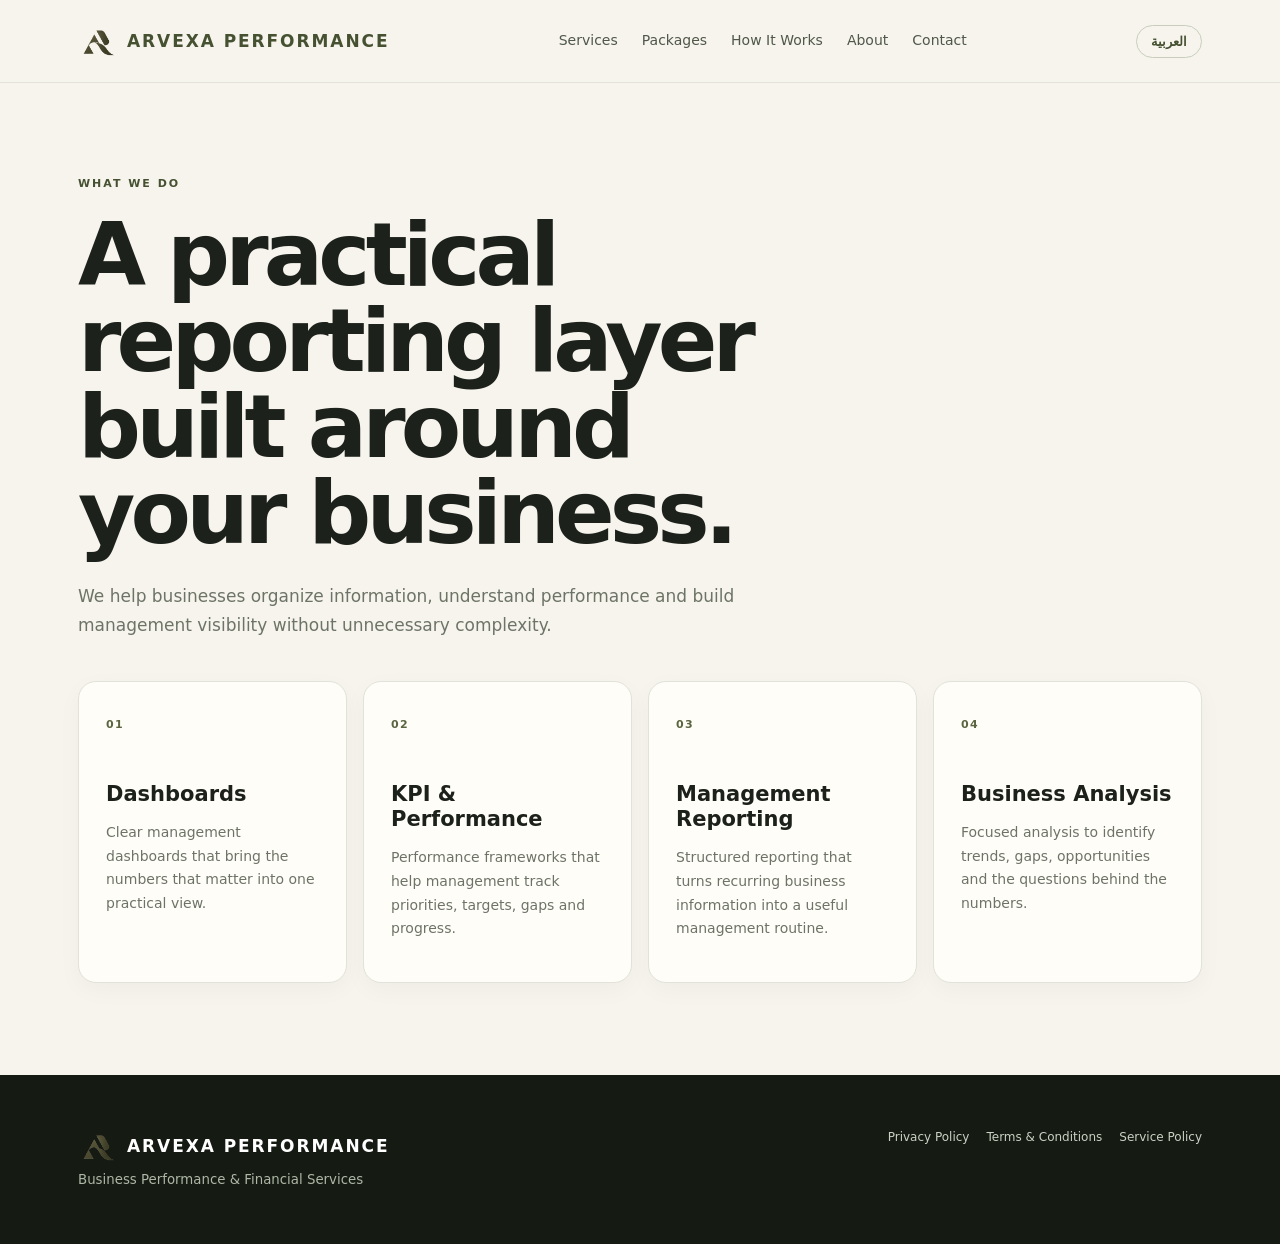
<file: services.html>
<!doctype html><html lang="en" dir="ltr"><head><meta charset="utf-8"><meta name="viewport" content="width=device-width,initial-scale=1"><title>ARVEXA Performance</title><link rel="stylesheet" href="styles.css"></head><body><header class="site-header"><div class="container nav"><a class="brand" href="index.html"><img src="assets/arvexa-monogram.png" alt="ARVEXA logo"><span>ARVEXA PERFORMANCE</span></a><nav class="nav-links"><a href="services.html" data-i18n="navServices">Services</a><a href="packages.html" data-i18n="navPackages">Packages</a><a href="how-it-works.html" data-i18n="navHow">How It Works</a><a href="about.html" data-i18n="navAbout">About</a><a href="contact.html" data-i18n="navContact">Contact</a></nav><button class="lang" data-lang onclick="toggleLang()">العربية</button><button class="menu" onclick="toggleMenu()">☰</button></div><div class="mobile-panel"><div class="container"><a href="services.html" data-i18n="navServices">Services</a><a href="packages.html" data-i18n="navPackages">Packages</a><a href="how-it-works.html" data-i18n="navHow">How It Works</a><a href="about.html" data-i18n="navAbout">About</a><a href="contact.html" data-i18n="navContact">Contact</a></div></div></header><main><section><div class="container"><div class="section-head"><div class="eyebrow" data-i18n="servicesEyebrow">WHAT WE DO</div><h1 data-i18n="servicesTitle">A practical reporting layer built around your business.</h1><p class="lead" data-i18n="servicesIntro">We help businesses organize information, understand performance and build management visibility without unnecessary complexity.</p></div><div class="grid4"><article class="service-card"><span class="num">01</span><h3 data-i18n="s1">Dashboards</h3><p data-i18n="s1p">Clear management dashboards that bring the numbers that matter into one practical view.</p></article><article class="service-card"><span class="num">02</span><h3 data-i18n="s2">KPI & Performance</h3><p data-i18n="s2p">Performance frameworks that help management track priorities, targets, gaps and progress.</p></article><article class="service-card"><span class="num">03</span><h3 data-i18n="s3">Management Reporting</h3><p data-i18n="s3p">Structured reporting that turns recurring business information into a useful management routine.</p></article><article class="service-card"><span class="num">04</span><h3 data-i18n="s4">Business Analysis</h3><p data-i18n="s4p">Focused analysis to identify trends, gaps, opportunities and the questions behind the numbers.</p></article></div></div></section></main><footer><div class="container footer-grid"><div><div class="brand"><img src="assets/arvexa-monogram.png" alt="ARVEXA logo"><span style="color:#fff">ARVEXA PERFORMANCE</span></div><small data-i18n="footerDesc">Business Performance & Financial Services</small></div><div class="footer-links"><a href="privacy.html" data-i18n="privacy">Privacy Policy</a><a href="terms.html" data-i18n="terms">Terms & Conditions</a><a href="service-policy.html" data-i18n="service">Service Policy</a></div></div></footer><script src="site.js"></script></body></html>
</file>
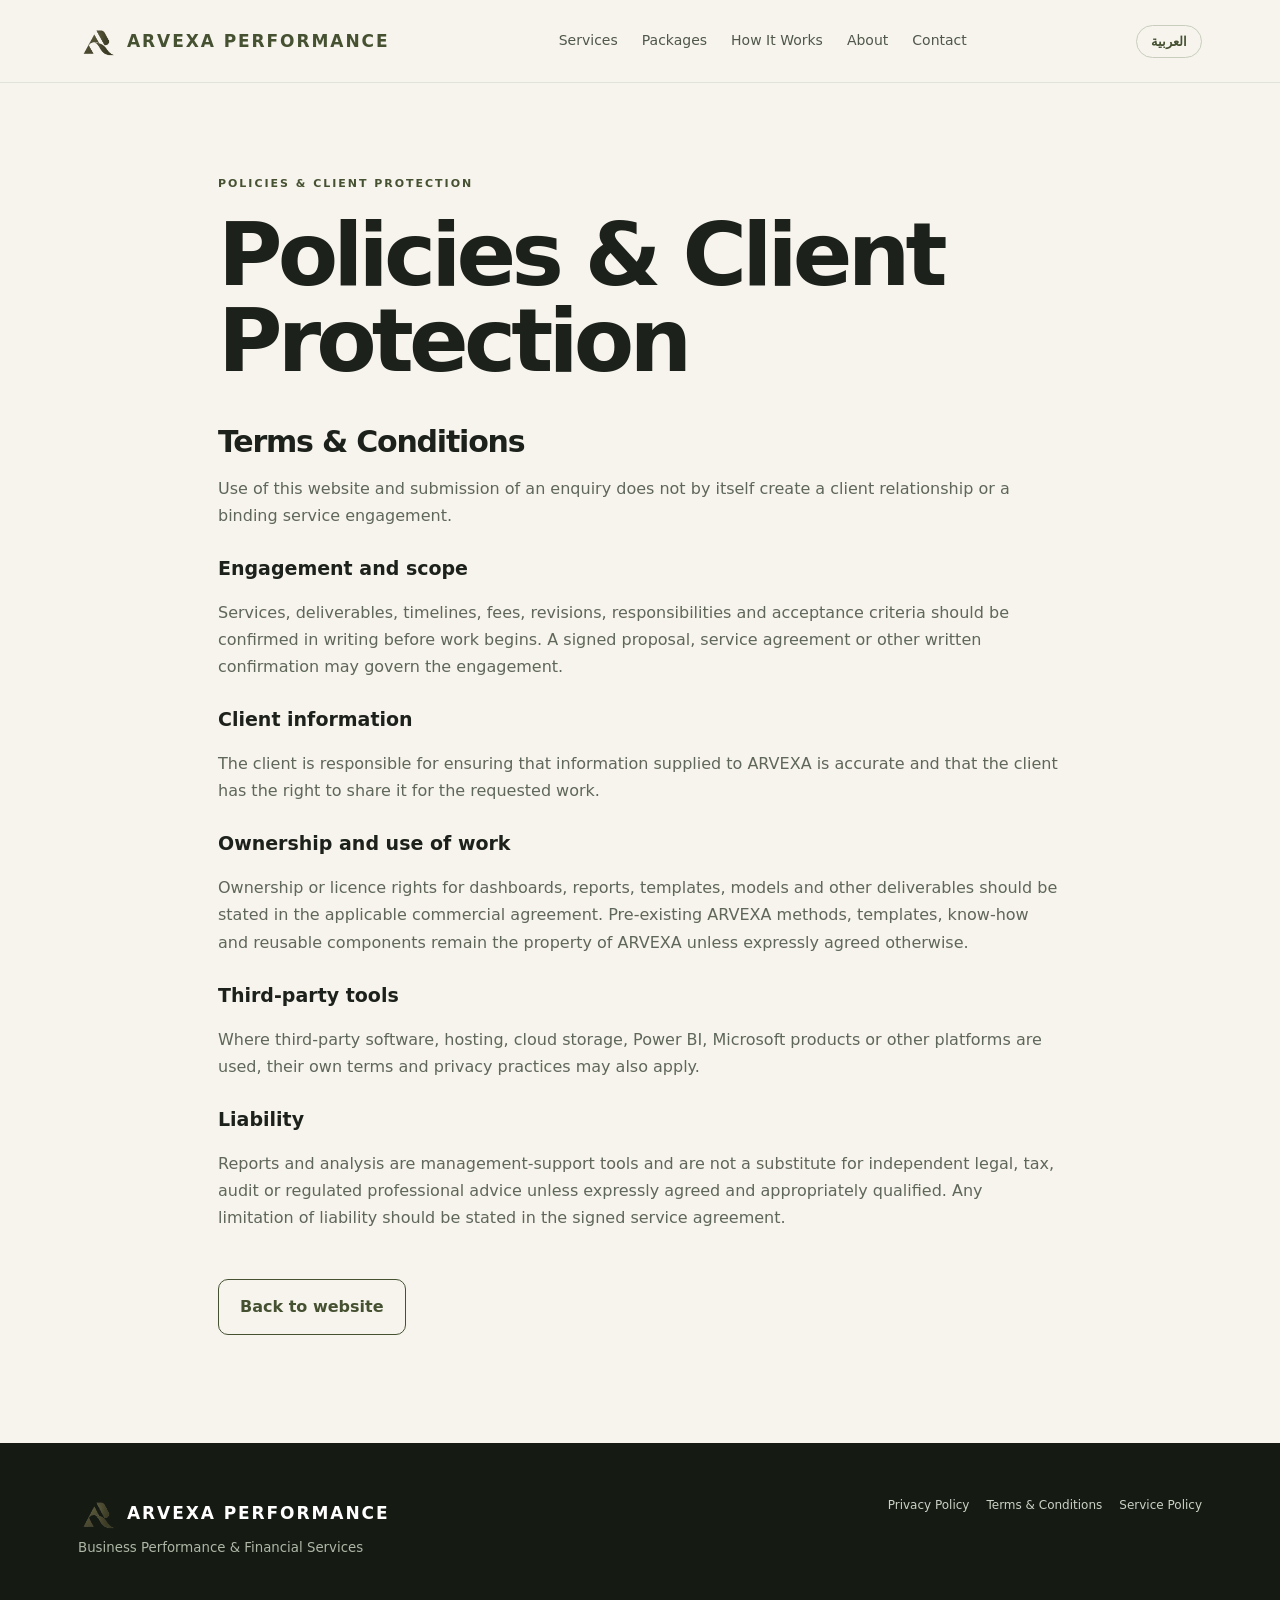
<file: terms.html>
<!doctype html><html lang="en" dir="ltr"><head><meta charset="utf-8"><meta name="viewport" content="width=device-width,initial-scale=1"><title>ARVEXA Performance</title><link rel="stylesheet" href="styles.css"></head><body><header class="site-header"><div class="container nav"><a class="brand" href="index.html"><img src="assets/arvexa-monogram.png" alt="ARVEXA logo"><span>ARVEXA PERFORMANCE</span></a><nav class="nav-links"><a href="services.html" data-i18n="navServices">Services</a><a href="packages.html" data-i18n="navPackages">Packages</a><a href="how-it-works.html" data-i18n="navHow">How It Works</a><a href="about.html" data-i18n="navAbout">About</a><a href="contact.html" data-i18n="navContact">Contact</a></nav><button class="lang" data-lang onclick="toggleLang()">العربية</button><button class="menu" onclick="toggleMenu()">☰</button></div><div class="mobile-panel"><div class="container"><a href="services.html" data-i18n="navServices">Services</a><a href="packages.html" data-i18n="navPackages">Packages</a><a href="how-it-works.html" data-i18n="navHow">How It Works</a><a href="about.html" data-i18n="navAbout">About</a><a href="contact.html" data-i18n="navContact">Contact</a></div></div></header><main><section><div class="container policy"><div class="eyebrow" data-i18n="policyTitle">Policies & Client Protection</div><h1 data-i18n="policyTitle">Policies & Client Protection</h1><h2>Terms & Conditions</h2><p>Use of this website and submission of an enquiry does not by itself create a client relationship or a binding service engagement.</p><h3>Engagement and scope</h3><p>Services, deliverables, timelines, fees, revisions, responsibilities and acceptance criteria should be confirmed in writing before work begins. A signed proposal, service agreement or other written confirmation may govern the engagement.</p><h3>Client information</h3><p>The client is responsible for ensuring that information supplied to ARVEXA is accurate and that the client has the right to share it for the requested work.</p><h3>Ownership and use of work</h3><p>Ownership or licence rights for dashboards, reports, templates, models and other deliverables should be stated in the applicable commercial agreement. Pre-existing ARVEXA methods, templates, know-how and reusable components remain the property of ARVEXA unless expressly agreed otherwise.</p><h3>Third-party tools</h3><p>Where third-party software, hosting, cloud storage, Power BI, Microsoft products or other platforms are used, their own terms and privacy practices may also apply.</p><h3>Liability</h3><p>Reports and analysis are management-support tools and are not a substitute for independent legal, tax, audit or regulated professional advice unless expressly agreed and appropriately qualified. Any limitation of liability should be stated in the signed service agreement.</p><p style="margin-top:48px"><a class="btn secondary" href="index.html" data-i18n="back">Back to website</a></p></div></section></main><footer><div class="container footer-grid"><div><div class="brand"><img src="assets/arvexa-monogram.png" alt="ARVEXA logo"><span style="color:#fff">ARVEXA PERFORMANCE</span></div><small data-i18n="footerDesc">Business Performance & Financial Services</small></div><div class="footer-links"><a href="privacy.html" data-i18n="privacy">Privacy Policy</a><a href="terms.html" data-i18n="terms">Terms & Conditions</a><a href="service-policy.html" data-i18n="service">Service Policy</a></div></div></footer><script src="site.js"></script></body></html>
</file>
<file: styles.css>
:root{--olive:#5a6540;--olive2:#465132;--cream:#f6f4ec;--paper:#fffdf8;--ink:#1d211b;--muted:#6d7467;--line:#e1e2d9;--shadow:0 18px 50px rgba(35,42,29,.08)}
*{box-sizing:border-box}html{scroll-behavior:smooth}body{margin:0;background:var(--cream);color:var(--ink);font-family:Inter,ui-sans-serif,system-ui,-apple-system,"Segoe UI",Arial,sans-serif;line-height:1.7}a{text-decoration:none;color:inherit}.container{max-width:1180px;margin:auto;padding:0 28px}.site-header{position:sticky;top:0;z-index:50;background:rgba(246,244,236,.94);backdrop-filter:blur(18px);border-bottom:1px solid var(--line)}.nav{min-height:82px;display:flex;align-items:center;justify-content:space-between;gap:28px}.brand{display:flex;align-items:center;gap:11px;font-weight:900;letter-spacing:.12em;color:var(--olive2);white-space:nowrap}.brand img{width:38px;height:38px;object-fit:contain}.brand span{font-size:17px}.nav-links{display:flex;align-items:center;gap:24px;font-size:14px;color:#50574b}.nav-links a{padding:8px 0;border-bottom:1px solid transparent}.nav-links a:hover,.nav-links a.active{color:var(--olive2);border-color:var(--olive)}.lang{border:1px solid #c8cdbd;background:transparent;color:var(--olive2);border-radius:999px;padding:8px 14px;font-weight:800;cursor:pointer}.menu{display:none;border:0;background:transparent;font-size:25px}.hero{padding:120px 0 105px;background:radial-gradient(circle at 82% 25%,#e8eadf 0,transparent 34%),linear-gradient(135deg,#f8f7f1,#edf0e7)}.eyebrow{font-size:11px;letter-spacing:.18em;text-transform:uppercase;font-weight:900;color:var(--olive2)}h1{font-size:clamp(48px,7vw,88px);line-height:.98;letter-spacing:-.055em;max-width:950px;margin:18px 0 25px}h2{font-size:clamp(34px,4vw,52px);line-height:1.08;letter-spacing:-.04em;margin:0 0 16px}h3{line-height:1.2}.hero p,.lead{font-size:19px;color:var(--muted);max-width:760px}.actions{display:flex;gap:12px;flex-wrap:wrap;margin-top:34px}.btn{display:inline-flex;align-items:center;justify-content:center;padding:13px 21px;border-radius:10px;border:1px solid var(--olive2);font-weight:850;cursor:pointer;transition:.2s}.btn:hover{transform:translateY(-1px)}.primary{background:var(--olive2);color:#fff}.secondary{background:transparent;color:var(--olive2)}section{padding:92px 0}.section-head{max-width:760px;margin-bottom:42px}.section-head p{color:var(--muted);font-size:17px}.grid4{display:grid;grid-template-columns:repeat(4,1fr);gap:16px}.service-card,.industry-card,.package{background:var(--paper);border:1px solid var(--line);border-radius:18px;padding:27px;box-shadow:0 7px 24px rgba(35,42,29,.035)}.service-card{min-height:255px}.num{font-size:11px;color:var(--olive);font-weight:900;letter-spacing:.12em}.service-card h3{margin:45px 0 9px;font-size:21px}.service-card p,.industry-card p,.package p{color:var(--muted);font-size:14px}.olive-section{background:#20271c;color:#fff}.olive-section .eyebrow{color:#d5dcc9}.olive-section .muted{color:#c4ccbb}.steps .service-card{background:#293122;border-color:#3b4632}.steps .service-card p{color:#c9d0c2}.industries{display:grid;grid-template-columns:repeat(3,1fr);gap:16px}.industry-card{min-height:150px}.industry-card h3{margin:10px 0 7px}.packages{display:grid;grid-template-columns:repeat(5,1fr);gap:14px}.package{position:relative;min-height:265px}.package.featured{border:2px solid var(--olive)}.package .badge{position:absolute;top:15px;right:15px;background:var(--olive);color:white;border-radius:999px;padding:4px 9px;font-size:9px;font-weight:900}.package h3{font-size:22px;margin:0 0 9px}.price{font-size:28px;font-weight:950;color:var(--olive2);margin:20px 0 4px}.package .fit{font-size:13px;color:var(--muted);margin-top:20px}.about{display:grid;grid-template-columns:1.05fr .95fr;gap:55px;align-items:start}.about-copy p{font-size:17px;color:var(--muted)}.promise{background:var(--paper);border:1px solid var(--line);border-radius:22px;padding:32px;box-shadow:var(--shadow)}.promise li{margin:11px 0;color:#4f574b}.contact-wrap{display:grid;grid-template-columns:.75fr 1.25fr;gap:28px;align-items:start}.contact-info{background:#20271c;color:white;border-radius:22px;padding:34px}.contact-info p{color:#c7cebf}.contact-item{padding:15px 0;border-bottom:1px solid #3a4431}.contact-item:last-child{border-bottom:0}.contact-item strong{display:block;font-size:12px;opacity:.75;margin-bottom:3px}form{background:var(--paper);border:1px solid var(--line);border-radius:22px;padding:34px;display:grid;grid-template-columns:1fr 1fr;gap:16px;box-shadow:var(--shadow)}label{font-size:12px;font-weight:850;color:#51584c}input,select,textarea{display:block;width:100%;margin-top:7px;padding:13px 14px;border:1px solid #d0d4c8;border-radius:10px;background:#fffefb;color:var(--ink);font:inherit;outline:none}input:focus,select:focus,textarea:focus{border-color:var(--olive)}textarea{min-height:135px;resize:vertical}.full{grid-column:1/-1}.check{display:flex;gap:9px;align-items:flex-start;font-weight:500;color:var(--muted)}.check input{width:auto;margin:4px 0 0}.notice{font-size:12px;color:var(--muted)}footer{background:#151a13;color:#eef0e9;padding:52px 0}.footer-grid{display:flex;justify-content:space-between;gap:30px;flex-wrap:wrap}.footer-grid small{color:#aeb7a6}.footer-links{display:flex;gap:17px;flex-wrap:wrap;font-size:12px;color:#cbd1c4}.footer-links a:hover{text-decoration:underline}.policy{max-width:900px}.policy h2{margin-top:42px;font-size:30px}.policy h3{margin-top:28px;font-size:19px}.policy p,.policy li{color:#5f665a}.policy ul{padding-left:22px}.rtl{direction:rtl}.rtl .nav-links{flex-direction:row-reverse}.rtl .brand{letter-spacing:0}.rtl .check{text-align:right}.rtl .policy ul{padding-left:0;padding-right:22px}.rtl form{text-align:right}.mobile-panel{display:none}.toast{position:fixed;bottom:22px;left:50%;transform:translateX(-50%) translateY(20px);background:#20271c;color:white;padding:12px 18px;border-radius:999px;opacity:0;pointer-events:none;transition:.25s;z-index:100}.toast.show{opacity:1;transform:translateX(-50%) translateY(0)}
@media(max-width:980px){.nav-links{display:none}.menu{display:block}.mobile-panel{display:none;background:var(--paper);border-top:1px solid var(--line);padding:12px 28px 20px}.mobile-panel.open{display:grid}.mobile-panel a{padding:9px 0}.grid4{grid-template-columns:1fr 1fr}.packages{grid-template-columns:1fr 1fr}.industries{grid-template-columns:1fr 1fr}.about,.contact-wrap{grid-template-columns:1fr}}
@media(max-width:620px){.container{padding:0 18px}.nav{min-height:72px}.brand span{font-size:14px}.brand img{width:34px;height:34px}.hero{padding:78px 0}.hero p{font-size:17px}section{padding:68px 0}.grid4,.packages,.industries,form{grid-template-columns:1fr}.full{grid-column:auto}.actions .btn{width:100%}.contact-info{padding:26px}}
</file>
